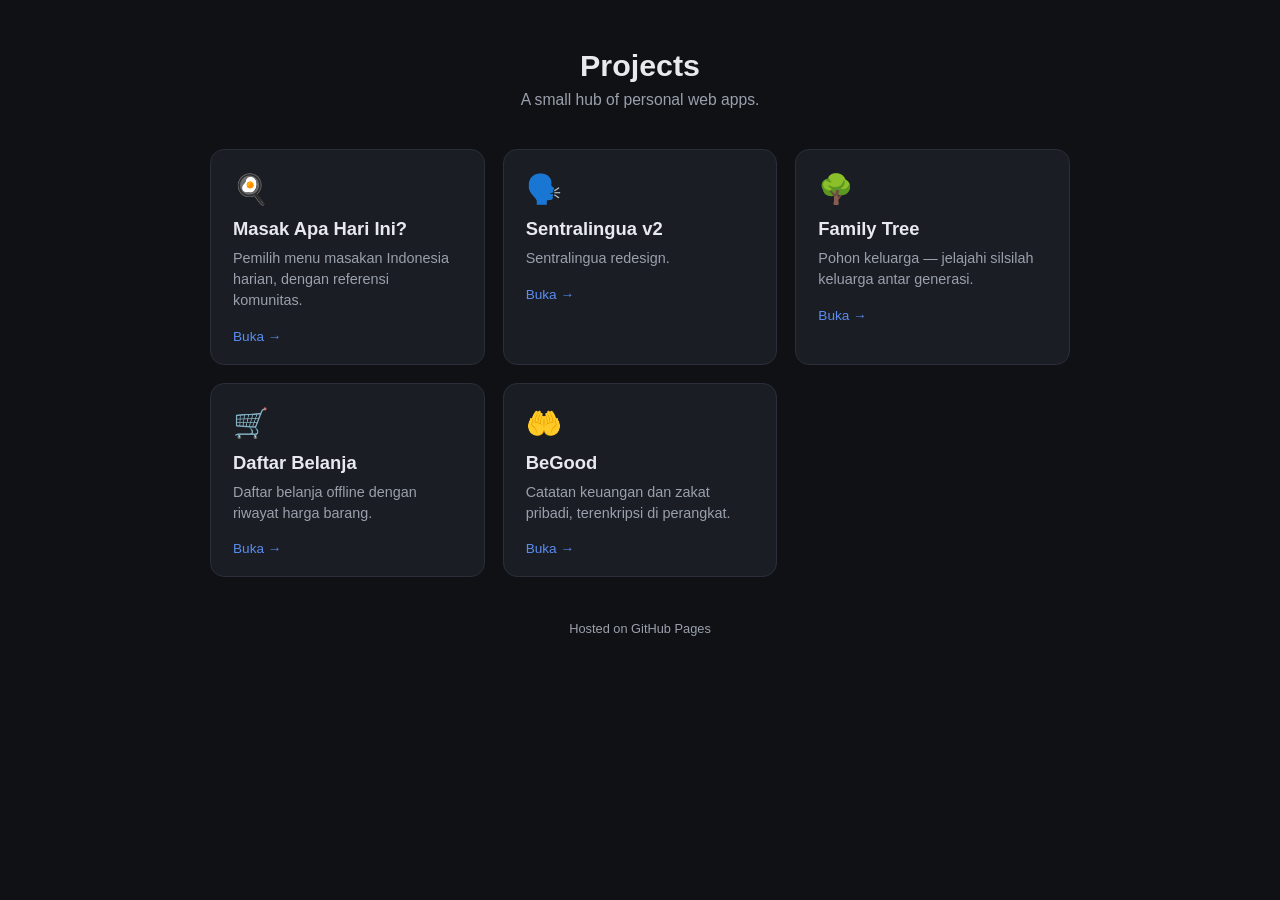
<file: index.html>
<!DOCTYPE html>
<html lang="id">
<head>
  <meta charset="UTF-8" />
  <meta name="viewport" content="width=device-width, initial-scale=1.0" />
  <title>Wachyudi · Projects</title>
  <meta name="description" content="A small hub of personal web projects." />
  <style>
    :root {
      --bg: #0f1115;
      --card: #1a1d24;
      --card-hover: #222631;
      --text: #e7e9ee;
      --muted: #9aa0ac;
      --accent: #5b8def;
      --border: #2a2e38;
    }
    * { box-sizing: border-box; }
    body {
      margin: 0;
      font-family: -apple-system, BlinkMacSystemFont, "Segoe UI", Roboto, Helvetica, Arial, sans-serif;
      background: var(--bg);
      color: var(--text);
      min-height: 100vh;
      display: flex;
      flex-direction: column;
      align-items: center;
      padding: 48px 20px;
    }
    header { text-align: center; margin-bottom: 40px; }
    h1 { font-size: 1.9rem; margin: 0 0 8px; font-weight: 600; }
    header p { color: var(--muted); margin: 0; font-size: 0.98rem; }
    .grid {
      display: grid;
      grid-template-columns: repeat(auto-fit, minmax(260px, 1fr));
      gap: 18px;
      width: 100%;
      max-width: 860px;
    }
    .card {
      background: var(--card);
      border: 1px solid var(--border);
      border-radius: 14px;
      padding: 22px 22px 20px;
      text-decoration: none;
      color: inherit;
      display: flex;
      flex-direction: column;
      gap: 8px;
      transition: background 0.15s ease, transform 0.15s ease, border-color 0.15s ease;
    }
    .card:hover {
      background: var(--card-hover);
      transform: translateY(-2px);
      border-color: var(--accent);
    }
    .card .emoji { font-size: 1.8rem; }
    .card h2 { font-size: 1.15rem; margin: 4px 0 0; font-weight: 600; }
    .card p { color: var(--muted); margin: 0; font-size: 0.9rem; line-height: 1.45; }
    .card .go {
      margin-top: 10px;
      font-size: 0.85rem;
      color: var(--accent);
      font-weight: 500;
    }
    footer { margin-top: 44px; color: var(--muted); font-size: 0.8rem; }
  </style>
</head>
<body>
  <header>
    <h1>Projects</h1>
    <p>A small hub of personal web apps.</p>
  </header>

  <main class="grid">
    <a class="card" href="./masak-apa/?v=202610191150">
      <span class="emoji">🍳</span>
      <h2>Masak Apa Hari Ini?</h2>
      <p>Pemilih menu masakan Indonesia harian, dengan referensi komunitas.</p>
      <span class="go">Buka →</span>
    </a>

    <a class="card" href="./sentralingua-v2/?v=202610191150">
      <span class="emoji">🗣️</span>
      <h2>Sentralingua v2</h2>
      <p>Sentralingua redesign.</p>
      <span class="go">Buka →</span>
    </a>

    <a class="card" href="./familytree/?v=202611152356">
      <span class="emoji">🌳</span>
      <h2>Family Tree</h2>
      <p>Pohon keluarga — jelajahi silsilah keluarga antar generasi.</p>
      <span class="go">Buka →</span>
    </a>

    <a class="card" href="./grocery/?v=202611031537">
      <span class="emoji">🛒</span>
      <h2>Daftar Belanja</h2>
      <p>Daftar belanja offline dengan riwayat harga barang.</p>
      <span class="go">Buka →</span>
    </a>

    <a class="card" href="./begood/?v=202611161057">
      <span class="emoji">🤲</span>
      <h2>BeGood</h2>
      <p>Catatan keuangan dan zakat pribadi, terenkripsi di perangkat.</p>
      <span class="go">Buka →</span>
    </a>
  </main>

  <footer>Hosted on GitHub Pages</footer>
</body>
</html>
</file>
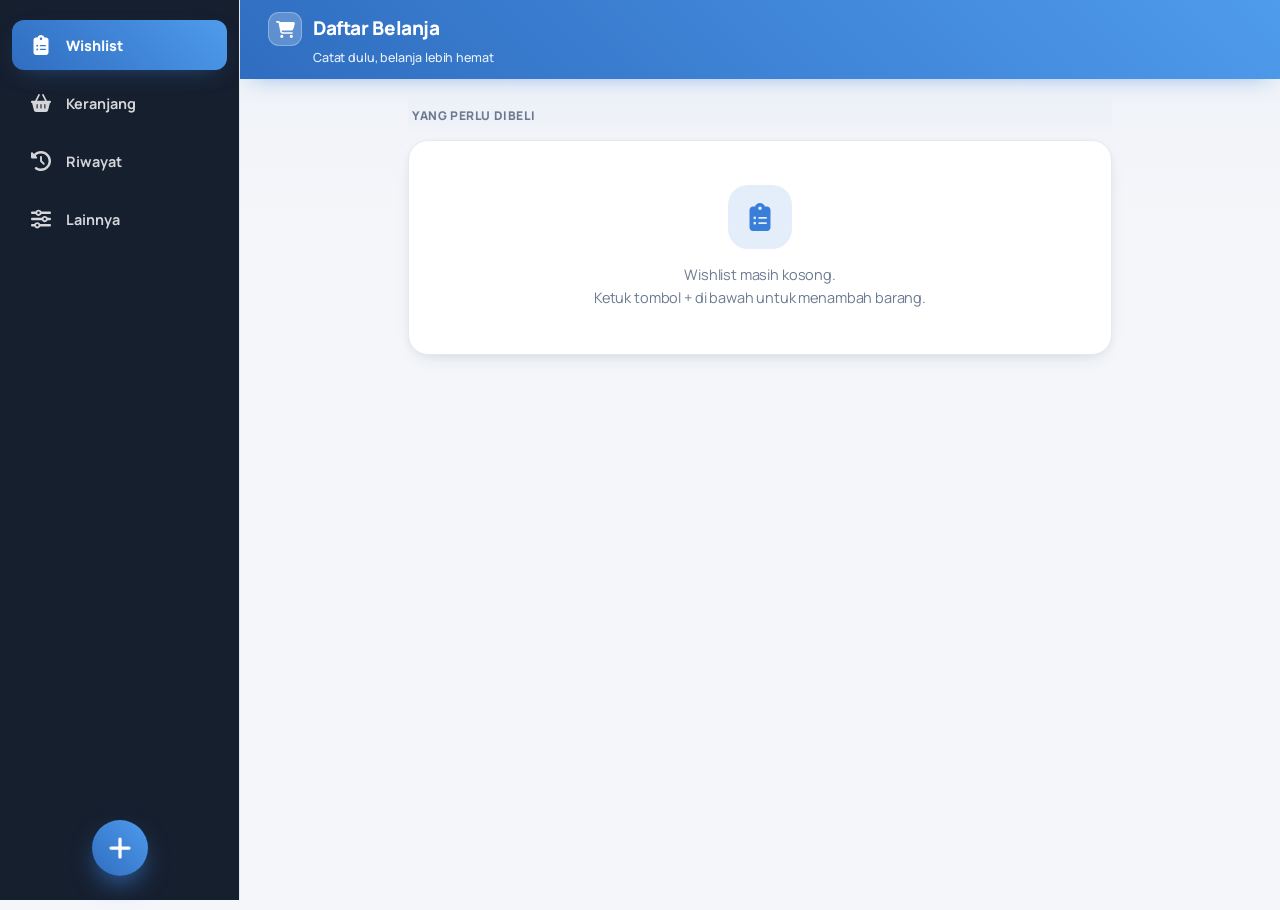
<file: grocery/index.html>
<!DOCTYPE html>
<html lang="id">
<head>
<meta charset="UTF-8">
<meta name="viewport" content="width=device-width,initial-scale=1,viewport-fit=cover,maximum-scale=1">
<meta name="theme-color" content="#397fda">
<meta name="apple-mobile-web-app-capable" content="yes">
<meta name="mobile-web-app-capable" content="yes">
<meta name="apple-mobile-web-app-status-bar-style" content="default">
<meta name="apple-mobile-web-app-title" content="Belanja">
<link rel="icon" type="image/png" href="icon.png?v=202611031537">
<link rel="apple-touch-icon" href="icon.png?v=202611031537">
<link rel="manifest" href="manifest.json">
<title>Daftar Belanja</title>
<meta name="app-version" content="202611031537" />
<script>
  /* Apply saved theme + language BEFORE first paint. */
  (function(){ try{
    var t=localStorage.getItem('grocery_theme'); if(t==='light'||t==='dark'){ document.documentElement.setAttribute('data-theme',t); }
    var l=localStorage.getItem('grocery_lang'); document.documentElement.setAttribute('lang',(l==='en'||l==='id')?l:'id');
  }catch(e){} })();
</script>
<link rel="stylesheet" href="style.css?v=202611031537">
</head>
<body>
<div class="app with-rail">
  <header class="top">
    <h1><span class="logo"><svg viewBox="0 0 576 512" width="18" height="18" fill="currentColor"><path d="M0 24C0 10.7 10.7 0 24 0L69.5 0c22 0 41.5 12.8 50.6 32l411 0c26.3 0 45.5 25 38.6 50.4l-41 152.3c-8.5 31.4-37 53.3-69.5 53.3l-288.5 0 5.4 28.5c2.2 11.3 12.1 19.5 23.6 19.5L488 336c13.3 0 24 10.7 24 24s-10.7 24-24 24l-288.3 0c-34.6 0-64.3-24.6-70.7-58.5L77.4 54.5c-.7-3.8-4-6.5-7.9-6.5L24 48C10.7 48 0 37.3 0 24zM128 464a48 48 0 1 1 96 0 48 48 0 1 1 -96 0zm336-48a48 48 0 1 1 0 96 48 48 0 1 1 0-96z"/></svg></span> <span id="topTitle">Daftar Belanja</span></h1>
    <div class="sub" id="topSub">Catat dulu, belanja lebih hemat</div>
  </header>

  <main>
    <!-- ===== WISHLIST (home) ===== -->
    <section id="tab-wish" class="tab container on">
      <div class="sectitle" data-i18n="wish.section">Yang perlu dibeli</div>
      <div id="wishBox"></div>
    </section>

    <!-- ===== BASKET ===== -->
    <section id="tab-basket" class="tab container">
      <div class="sectitle" data-i18n="basket.section">Sudah diambil — siap bayar</div>
      <div id="basketBox"></div>
      <div class="total-bar"><span class="lbl" data-i18n="basket.totalLabel">Perkiraan total</span><span class="amt" id="basketTotal">—</span></div>
      <button class="btn pay" id="payBtn" disabled data-i18n="basket.pay">✓ Tandai sudah dibayar</button>
    </section>

    <!-- ===== HISTORY ===== -->
    <section id="tab-history" class="tab container">
      <div class="searchbox">
        <input id="hsearch" placeholder="Cari item untuk lihat riwayat harga…" data-i18n-ph="history.search.ph" aria-label="Cari item untuk lihat riwayat harga" data-i18n-aria="history.search.ph" autocomplete="off">
        <div class="drop" id="hdrop"></div>
      </div>
      <div class="dropmask" id="hdropMask"></div>
      <div id="lookResult"></div>
      <div class="sectitle" style="margin-top:14px" data-i18n="history.section">Riwayat belanja</div>
      <div id="histBox"></div>
    </section>

    <!-- ===== SETTINGS ===== -->
    <section id="tab-more" class="tab container">
      <div class="card">
        <h2 data-i18n="settings.status">Status</h2>
        <div class="cursect" id="offlineLine" data-i18n="settings.online">🟢 Daring — tersambung ke internet.</div>
      </div>
      <div class="card">
        <h2 data-i18n="settings.cloud.title">Riwayat bersama (cloud)</h2>
        <div class="cursect" id="syncStat" data-i18n="sync.never">Belum pernah disinkronkan</div>
        <button class="btn primary sm" id="syncBtn" style="margin-top:4px" data-i18n="sync.btn">☁ Sinkron ke cloud</button>
        <button class="btn ghost sm" id="catalogBtn" style="margin-top:8px;width:100%" data-i18n="pull.btn">⬇ Ambil riwayat dari cloud</button>
        <div class="hint" data-i18n="settings.cloud.pushHint">Mengirim riwayat belanja perangkat ini ke penyimpanan bersama, sehingga seluruh riwayat rumah tangga terkumpul di satu tempat tanpa duplikat. Wishlist dan keranjang tetap di perangkat ini. Jalankan sesekali, misalnya tiap akhir bulan. Butuh internet hanya saat tombol ini ditekan.</div>
        <div class="hint"><b data-i18n="settings.cloud.pullLead">Ambil riwayat:</b> <span data-i18n="settings.cloud.pullHint">menarik riwayat belanja bersama dari cloud ke perangkat ini. Riwayat, perbandingan harga, dan nama barang akan terisi tanpa perlu mengetik ulang. Hanya 3 atau 6 bulan terakhir yang diambil, sesuai setelan penyimpanan, tanpa duplikat. Berguna di perangkat baru atau setelah menghapus data lokal.</span></div>
      </div>
      <div class="card">
        <h2 data-i18n="settings.data">Data</h2>
        <div class="cursect" id="dataStat"></div>
        <div style="display:flex;gap:8px">
          <button class="btn ghost sm" id="exportBtn" style="flex:1" data-i18n="data.backup">⬇ Cadangkan</button>
          <button class="btn ghost sm" id="importBtn" style="flex:1" data-i18n="data.restore">⬆ Pulihkan</button>
        </div>
        <input type="file" id="importFile" accept="application/json,.json" style="display:none">
        <button class="btn danger sm" id="clearBtn" style="margin-top:8px" data-i18n="data.clear">🗑 Hapus semua data</button>
        <div class="retain">
          <div class="retain-lbl" data-i18n="retain.label">Simpan riwayat selama</div>
          <div class="seg" id="retainSeg">
            <button data-m="3" data-i18n="retain.3">3 bulan</button>
            <button data-m="6" data-i18n="retain.6">6 bulan</button>
          </div>
        </div>
        <div class="hint" data-i18n="retain.hint">Pembelian lebih lama dari periode di atas dihapus otomatis saat aplikasi dibuka. Daftar item dan harga terakhir tetap tersimpan. Semua data hanya di perangkat ini.</div>
      </div>
      <div class="card">
        <h2 data-i18n="settings.appearance">Tampilan</h2>
        <div class="retain">
          <div class="retain-lbl" data-i18n="settings.theme">Tema</div>
          <div class="seg" id="themeSeg">
            <button data-theme="light" data-i18n="settings.theme.light">Terang</button>
            <button data-theme="dark" data-i18n="settings.theme.dark">Gelap</button>
            <button data-theme="system" data-i18n="settings.theme.system">Sistem</button>
          </div>
        </div>
        <div class="hint" data-i18n="settings.theme.hint">“Sistem” mengikuti pengaturan terang/gelap perangkatmu.</div>
      </div>
      <div class="card">
        <h2 data-i18n="settings.language">Bahasa</h2>
        <div class="retain">
          <div class="seg" id="langSeg">
            <button data-lang="id">Indonesia</button>
            <button data-lang="en">English</button>
          </div>
        </div>
        <div class="hint" data-i18n="settings.lang.hint">Mengubah semua teks di aplikasi. Disimpan di perangkat ini.</div>
      </div>
      <div class="card">
        <h2 data-i18n="settings.about">Tentang</h2>
        <div class="hint" data-i18n="settings.about.hint">Harga dalam Rupiah (Rp). Data disimpan lokal di browser (IndexedDB), sehingga cepat dan dapat digunakan tanpa internet.</div>
      </div>
    </section>
  </main>

  <button class="fab" id="fab" aria-label="Tambah item" data-i18n-aria="fab.add"><svg viewBox="0 0 448 512" width="26" height="26" fill="#fff"><path d="M256 80c0-17.7-14.3-32-32-32s-32 14.3-32 32l0 144L48 224c-17.7 0-32 14.3-32 32s14.3 32 32 32l144 0 0 144c0 17.7 14.3 32 32 32s32-14.3 32-32l0-144 144 0c17.7 0 32-14.3 32-32s-14.3-32-32-32l-144 0 0-144z"/></svg></button>

  <nav class="tabs" id="tabs" aria-label="Navigasi utama" data-i18n-aria="nav.main">
    <svg class="navbg" viewBox="0 0 400 68" preserveAspectRatio="none" aria-hidden="true"><path d="M0 12 C0 5 5 0 12 0 L150 0 C160 0 165 6 168 12 C172 22 182 30 200 30 C218 30 228 22 232 12 C235 6 240 0 250 0 L388 0 C395 0 400 5 400 12 L400 68 L0 68 Z"/></svg>
    <div class="navrow">
      <button class="nav on" id="nav-wish" type="button" aria-controls="tab-wish" aria-current="page" data-tab="wish"><span class="ic"><svg viewBox="0 0 384 512"><path d="M192 0c-41.8 0-77.4 26.7-90.5 64L64 64C28.7 64 0 92.7 0 128L0 448c0 35.3 28.7 64 64 64l256 0c35.3 0 64-28.7 64-64l0-320c0-35.3-28.7-64-64-64l-37.5 0C269.4 26.7 233.8 0 192 0zm0 64a32 32 0 1 1 0 64 32 32 0 1 1 0-64zM72 272a24 24 0 1 1 48 0 24 24 0 1 1 -48 0zm104-16l128 0c8.8 0 16 7.2 16 16s-7.2 16-16 16l-128 0c-8.8 0-16-7.2-16-16s7.2-16 16-16zM72 368a24 24 0 1 1 48 0 24 24 0 1 1 -48 0zm88 0c0-8.8 7.2-16 16-16l128 0c8.8 0 16 7.2 16 16s-7.2 16-16 16l-128 0c-8.8 0-16-7.2-16-16z"/></svg></span><span class="lbl2" data-i18n="nav.wish">Wishlist</span></button>
      <button class="nav" id="nav-basket" type="button" aria-controls="tab-basket" data-tab="basket"><span class="ic"><svg viewBox="0 0 576 512"><path d="M253.3 35.1c6.1-11.8 1.5-26.3-10.2-32.4s-26.3-1.5-32.4 10.2L117.6 192 32 192c-17.7 0-32 14.3-32 32s14.3 32 32 32L83.9 463.5C91 492 116.6 512 146 512L430 512c29.4 0 55-20 62.1-48.5L544 256c17.7 0 32-14.3 32-32s-14.3-32-32-32l-85.6 0L365.3 12.9C359.2 1.2 344.7-3.4 332.9 2.7s-16.3 20.6-10.2 32.4L404.3 192l-232.6 0L253.3 35.1zM192 304l0 96c0 8.8-7.2 16-16 16s-16-7.2-16-16l0-96c0-8.8 7.2-16 16-16s16 7.2 16 16zm96-16c8.8 0 16 7.2 16 16l0 96c0 8.8-7.2 16-16 16s-16-7.2-16-16l0-96c0-8.8 7.2-16 16-16zm128 16l0 96c0 8.8-7.2 16-16 16s-16-7.2-16-16l0-96c0-8.8 7.2-16 16-16s16 7.2 16 16z"/></svg></span><span class="badge" id="basketBadge">0</span><span class="lbl2" data-i18n="nav.basket">Keranjang</span></button>
      <div class="navgap"></div>
      <button class="nav" id="nav-history" type="button" aria-controls="tab-history" data-tab="history"><span class="ic"><svg viewBox="0 0 512 512"><path d="M75 75L41 41C25.9 25.9 0 36.6 0 57.9L0 168c0 13.3 10.7 24 24 24l110.1 0c21.4 0 32.1-25.9 17-41l-30.8-30.8C155 85.5 203 64 256 64c106 0 192 86 192 192s-86 192-192 192c-40.8 0-78.6-12.7-109.7-34.4c-14.5-10.1-34.4-6.6-44.6 7.9s-6.6 34.4 7.9 44.6C151.2 495 201.7 512 256 512c141.4 0 256-114.6 256-256S397.4 0 256 0C185.3 0 121.3 28.7 75 75zm181 53c-13.3 0-24 10.7-24 24l0 104c0 6.4 2.5 12.5 7 17l72 72c9.4 9.4 24.6 9.4 33.9 0s9.4-24.6 0-33.9l-65-65 0-94.1c0-13.3-10.7-24-24-24z"/></svg></span><span class="lbl2" data-i18n="nav.history">Riwayat</span></button>
      <button class="nav" id="nav-more" type="button" aria-controls="tab-more" data-tab="more"><span class="ic"><svg viewBox="0 0 512 512"><path d="M0 416c0 17.7 14.3 32 32 32l54.7 0c12.3 28.3 40.5 48 73.3 48s61-19.7 73.3-48L480 448c17.7 0 32-14.3 32-32s-14.3-32-32-32l-246.7 0c-12.3-28.3-40.5-48-73.3-48s-61 19.7-73.3 48L32 384c-17.7 0-32 14.3-32 32zm128 0a32 32 0 1 1 64 0 32 32 0 1 1 -64 0zM320 256a32 32 0 1 1 64 0 32 32 0 1 1 -64 0zm32-80c-32.8 0-61 19.7-73.3 48L32 224c-17.7 0-32 14.3-32 32s14.3 32 32 32l246.7 0c12.3 28.3 40.5 48 73.3 48s61-19.7 73.3-48l54.7 0c17.7 0 32-14.3 32-32s-14.3-32-32-32l-54.7 0c-12.3-28.3-40.5-48-73.3-48zM192 128a32 32 0 1 1 0-64 32 32 0 1 1 0 64zm73.3-64C253 35.7 224.8 16 192 16s-61 19.7-73.3 48L32 64C14.3 64 0 78.3 0 96s14.3 32 32 32l86.7 0c12.3 28.3 40.5 48 73.3 48s61-19.7 73.3-48L480 128c17.7 0 32-14.3 32-32s-14.3-32-32-32L265.3 64z"/></svg></span><span class="lbl2" data-i18n="nav.more">Lainnya</span></button>
    </div>
  </nav>
</div>

<!-- add-wish modal -->
<div class="modal-bg" id="modalBg" aria-hidden="true">
  <div class="modal" role="dialog" aria-modal="true" aria-labelledby="addModalTitle">
    <button class="x" id="modalX" aria-label="Tutup" data-i18n-aria="common.close">✕</button>
    <h2 id="addModalTitle" data-i18n="modal.add.title">Tambah ke wishlist</h2>
    <div class="searchbox">
      <input id="wsearch" type="search" placeholder="Ketik nama barang…" data-i18n-ph="modal.add.ph" aria-label="Ketik nama barang" data-i18n-aria="modal.add.ph" autocomplete="off" autocorrect="off" autocapitalize="off" spellcheck="false" inputmode="text" enterkeyhint="done" name="item-name" data-lpignore="true" data-1p-ignore data-form-type="other" results="0">
    </div>
    <div class="drop static on" id="wdrop"></div>
  </div>
</div>

<!-- confirm sheet (replaces native confirm which can be blocked in webviews) -->
<div class="modal-bg" id="confirmBg" aria-hidden="true">
  <div class="modal" role="dialog" aria-modal="true" aria-labelledby="confirmTitle">
    <h2 id="confirmTitle" data-i18n="confirm.title">Konfirmasi</h2>
    <div id="confirmMsg" style="font-size:14px;color:var(--muted);line-height:1.5;margin-bottom:16px"></div>
    <input id="confirmInput" type="search" aria-label="Ubah nama barang" data-i18n-aria="prompt.rename.title" autocomplete="off" autocorrect="off" autocapitalize="off" spellcheck="false" inputmode="text" enterkeyhint="done" name="rename-item" data-lpignore="true" data-1p-ignore data-form-type="other" results="0" style="display:none;width:100%;box-sizing:border-box;padding:11px 13px;font-size:15px;border:1px solid var(--border-2);border-radius:10px;background:var(--card);color:var(--text);margin-bottom:16px">
    <div style="display:flex;gap:10px">
      <button class="btn ghost" id="confirmNo" style="flex:1" data-i18n="common.cancel">Batal</button>
      <button class="btn danger" id="confirmYes" style="flex:1" data-i18n="common.delete">Hapus</button>
    </div>
  </div>
</div>

<div class="toast" id="toast" role="status" aria-live="polite"></div>

<script src="i18n.js?v=202611031537"></script>
<script src="app.js?v=202611031537"></script>
<!-- Service worker (webapp-pwa-standards §12): registers ONLY in a secure context (HTTPS hub). The
     app-version meta is 'unset' in the source (grocery is build-free; there is no real version until
     deploy) — pages/deploy.sh stamps the ONE real version onto the hub copy. We DO NOT register the
     SW while the version is 'unset'/absent, so an un-deployed source (opened on localhost) never
     installs a version-less shell cache that can't be busted — dev stays plain network + hard-reload.
     Shell-only on the hub — Firebase/RTDB never cached. -->
<script>
(function () {
	if (!('serviceWorker' in navigator) || !window.isSecureContext) return;
	var v = (document.querySelector('meta[name="app-version"]') || {}).content || '';
	if (!v || v === 'unset') return;                 // un-deployed source — no version, no SW caching
	window.addEventListener('load', function () {
		navigator.serviceWorker.register('sw.js?v=' + encodeURIComponent(v)).catch(function () {});
	});
})();
</script>
</body>
</html>
</file>
<file: grocery/style.css>
@import url('https://fonts.googleapis.com/css2?family=Manrope:wght@400;500;600;700;800&display=swap');
/* ============================================================
     Grocery — native-app style, flat, no gradients.
     Mobile-first, bottom tab bar, fixed FAB. Vanilla JS only.
     ============================================================ */
  :root{
    color-scheme:light;
    --navy:#212f45;
    --bg:#f4f6fa;
    --bg-2:#eef1f7;
    --card:#ffffff;
    --border:#e5e9f0;
    --border-2:#d3dae5;
    --text:#212f45;
    --muted:#6b7a90;
    --muted-2:#a4afc0;
    --chip:#eef1f7;
    --chip-2:#e3e8f1;
    --accent:#397fda;         /* blue (gradient start) */
    --accent-d:#2f6dc0;
    --accent-t:#e4eefb;       /* accent tint */
    --grad:linear-gradient(45deg,#2f6dc0,#4f9bec);
    --ok:#4fb286;
    --down:#3f9e78;    /* cheaper than last */
    --up:#e0574a;      /* dearer than last */
    --up-t:#fbe9e7;
    --danger:#e0574a;
    --gold:#e0a53f;
    --shadow:0 2px 8px -2px rgba(33,47,69,.08),0 8px 24px -12px rgba(33,47,69,.16);
    --shadow-lg:0 10px 34px -12px rgba(33,47,69,.28);
    --r:20px;
    --r-sm:14px;
    --nav-h:68px;
    --safe-b:env(safe-area-inset-bottom,0px);
    --safe-t:env(safe-area-inset-top,0px);
    --rail-w:240px;
    --head-h-desktop:69px;
    --content-max:1536px;
    --read-max:760px;
    --modal-max:560px;
    --gutter:16px;
    --gutter-lg:28px;
    --text-md:.9rem;
    --sp-8:8px;
    --sp-12:12px;
    --sp-16:16px;
    --sp-20:20px;
    --sp-24:24px;
    --sp-28:28px;
    --sp-40:40px;
    --dur-fast:.12s;
    --dur-base:.16s;
    --dur-slow:.2s;
    --ease:ease;
    --rail-bg:#161f2e;
    --shadow-accent-lg:0 8px 24px -12px rgba(57,127,218,.6);
    --shadow-overlay:0 18px 50px -12px rgba(0,0,0,.5);
  }
  *{box-sizing:border-box;-webkit-tap-highlight-color:transparent}
  html,body{margin:0;padding:0}
  body{
    font-family:'Manrope',-apple-system,BlinkMacSystemFont,'Segoe UI',Roboto,Helvetica,Arial,sans-serif;
    background:linear-gradient(180deg,var(--bg-2),var(--bg) 220px) fixed,var(--bg);
    color:var(--text);letter-spacing:-.01em;
    font-size:15px;line-height:1.45;
    -webkit-font-smoothing:antialiased;
    overscroll-behavior-y:none;
  }

  /* ---- app shell ---- */
  .app{width:100%;max-width:none;margin:0;min-height:100vh;min-height:100dvh;display:flex;flex-direction:column}
  header.top{
    position:sticky;top:0;z-index:20;
    background:var(--grad);
    border-bottom:none;
    padding:calc(14px + var(--safe-t)) 18px 15px;
    box-shadow:0 8px 24px -12px rgba(57,127,218,.6);
  }
  header.top h1{margin:0;font-size:19px;font-weight:800;display:flex;align-items:center;gap:11px;letter-spacing:-.02em;color:#fff}
  header.top .logo{width:34px;height:34px;border-radius:11px;background:rgba(255,255,255,.22);display:flex;align-items:center;justify-content:center;color:#fff;box-shadow:inset 0 0 0 1px rgba(255,255,255,.28)}
  header.top .logo svg{width:19px;height:19px}
  header.top .sub{font-size:12.5px;color:rgba(255,255,255,.9);margin-top:3px;font-weight:500;padding-left:45px}

  main{flex:1;min-width:0;padding:12px 0 calc(var(--nav-h) + var(--safe-b) + 84px);}
  .container{width:100%;max-width:var(--read-max);margin-inline:auto;padding-inline:var(--gutter)}
  section{display:none}
  section.on{display:block;animation:fade .18s ease}
  @keyframes fade{from{opacity:0;transform:translateY(4px)}to{opacity:1;transform:none}}

  /* ---- search box ---- */
  .searchbox{position:relative;margin-bottom:10px}
  .searchbox input{
    width:100%;padding:12px 13px;border:1.5px solid var(--border-2);border-radius:var(--r-sm);
    background:var(--card);font-size:15px;font-family:inherit;color:var(--text);
  }
  .searchbox input:focus{outline:none;border-color:var(--accent)}
  /* type="search" is used to suppress Chrome Android's password/card autofill ribbon;
     neutralize its native chrome so it looks like a plain text field. */
  input[type="search"]{-webkit-appearance:none;appearance:none}
  input[type="search"]::-webkit-search-decoration,
  input[type="search"]::-webkit-search-cancel-button{-webkit-appearance:none;appearance:none}
  .drop{
    position:absolute;left:0;right:0;top:calc(100% + 4px);z-index:30;
    background:var(--card);border:1px solid var(--border);border-radius:var(--r-sm);
    box-shadow:0 12px 30px -10px rgba(20,30,40,.28);overflow:hidden;display:none;max-height:280px;overflow-y:auto;
  }
  .drop.on{display:block}
  /* dim overlay behind the History price-lookup dropdown, so results read as a
     focused layer over the darkened history behind. Toggled with #hdrop.on. */
  .dropmask{position:fixed;inset:0;background:rgba(10,16,24,.45);z-index:20;display:none}
  .dropmask.on{display:block}
  /* lift the search box (and its absolute dropdown) above the mask while open */
  .searchbox.raised{z-index:31}
  .drop.static{position:static;box-shadow:none;margin-top:8px;max-height:52dvh;overflow-y:auto}
  .opt{padding:11px 13px;display:flex;align-items:flex-start;gap:8px;cursor:pointer;border-bottom:1px solid var(--border)}
  .opt:last-child{border-bottom:none}
  .opt:active{background:var(--chip)}
  .opt .nm{flex:1;min-width:0;font-weight:600;overflow-wrap:anywhere;word-break:break-word;line-height:1.3}
  .opt .op{margin-left:auto;text-align:right;color:var(--muted);font-weight:700;font-variant-numeric:tabular-nums;white-space:nowrap;flex:none}
  .optdel{flex:none;background:none;border:none;color:var(--muted-2);cursor:pointer;padding:5px;display:flex;align-items:center;margin-left:2px}
  .optdel svg{width:15px;height:15px;fill:currentColor}
  .optdel:active{color:var(--danger)}
  .opt.new{color:var(--accent);font-weight:700}
  .opt .tag{background:var(--chip);border-radius:20px;padding:1px 8px;font-size:11px;color:var(--muted);font-weight:600;margin-left:6px}

  /* ---- list rows ---- */
  .rows{background:var(--card);border:1px solid var(--border);border-radius:var(--r);overflow:hidden;box-shadow:var(--shadow)}
  .row{display:flex;align-items:center;gap:13px;padding:15px 15px;border-bottom:1px solid var(--border)}
  .row:last-child{border-bottom:none}
  .cb{
    width:27px;height:27px;flex:none;border-radius:9px;border:2px solid var(--border-2);
    background:var(--card);cursor:pointer;display:flex;align-items:center;justify-content:center;
    color:#fff;transition:transform .15s cubic-bezier(.34,1.56,.64,1),background .15s,border-color .15s;
  }
  .cb svg{width:15px;height:15px;fill:#fff;opacity:0;transition:opacity .12s}
  .cb.on{background:var(--grad);border-color:transparent}
  .cb.on svg{opacity:1}
  .cb:active{transform:scale(.9)}
  .rname{flex:1;min-width:0;font-weight:700;font-size:15.5px;line-height:1.3;display:-webkit-box;-webkit-box-orient:vertical;-webkit-line-clamp:2;overflow:hidden;overflow-wrap:anywhere}
  .rmeta{flex:1;min-width:0;display:flex;flex-direction:column;gap:3px}
  .rmeta .rname{flex:none}
  .rqp{font-size:12.5px;color:var(--muted);font-weight:600;font-variant-numeric:tabular-nums}
  .rname .tag{background:var(--chip);border-radius:20px;padding:2px 8px;font-size:10.5px;color:var(--muted);font-weight:600;margin-left:6px;vertical-align:middle}
  .rlast{flex:none;font-size:13px;color:var(--muted);font-weight:700;font-variant-numeric:tabular-nums;cursor:pointer;padding:5px 7px;display:inline-flex;align-items:center;gap:5px;border-radius:8px}
  .rlast:active{background:var(--chip)}
  .rlast .hicon{width:13px;height:13px;fill:var(--accent);flex:none;opacity:.85}
  .rlast b{color:var(--text)}
  .rlast.hist,.rlast.hist b{color:var(--muted-2);font-weight:600}
  .rlast .none{color:var(--muted-2);font-weight:600;font-size:12px}
  .rdel{flex:none;color:var(--muted-2);background:none;border:none;cursor:pointer;padding:6px;display:flex;align-items:center}
  .rdel svg{width:17px;height:17px;fill:currentColor}
  .rdel:active{color:var(--danger)}
  .redit{flex:none;color:var(--muted-2);background:none;border:none;cursor:pointer;padding:6px;display:flex;align-items:center}
  .redit svg{width:16px;height:16px;fill:currentColor}
  .redit:active{color:var(--accent)}
  .redit.act{color:var(--accent)}
  .optedit{flex:none;background:none;border:none;color:var(--muted-2);cursor:pointer;padding:5px;display:flex;align-items:center;margin-left:2px}
  .optedit svg{width:14px;height:14px;fill:currentColor}
  .optedit:active{color:var(--accent)}

  /* price entry inline (when checking) */
  .priceline{padding:0 13px 12px;display:none;background:var(--card);border-bottom:1px solid var(--border)}
  .priceline.on{display:block;animation:fade .14s ease}
  .priceline .pin{display:flex;gap:8px;align-items:center}
  .priceline label{font-size:12px;color:var(--muted);font-weight:700;white-space:nowrap}
  .priceline input{flex:1;min-width:0;padding:10px 11px;border:1.5px solid var(--border-2);border-radius:10px;font-size:15px;font-family:inherit;font-variant-numeric:tabular-nums}
  .priceline input:focus{outline:none;border-color:var(--accent)}
  .priceline input.qty{flex:0 0 58px;width:58px;text-align:center}
  .priceline .mul{font-size:14px;color:var(--muted);font-weight:800}
  .priceline .go{border:none;background:var(--accent);color:#fff;border-radius:10px;padding:10px 14px;font-weight:700;font-size:14px;cursor:pointer}
  .priceline .hint{font-size:11.5px;color:var(--muted);margin-top:5px;display:flex;justify-content:space-between;gap:8px}
  .priceline .hint .sub{font-weight:800;color:var(--text)}
  .bedit{padding:0 13px 12px;background:var(--card);display:none}
  .bedit.on{display:block;animation:fade .14s ease}
  .bedit .pin{display:flex;gap:8px;align-items:center}
  .bedit label{font-size:12px;color:var(--muted);font-weight:700;white-space:nowrap}
  .bedit input{flex:1;min-width:0;padding:9px 11px;border:1.5px solid var(--border-2);border-radius:10px;font-size:15px;font-family:inherit;font-variant-numeric:tabular-nums;background:var(--card);color:var(--text)}
  .bedit input:focus{outline:none;border-color:var(--accent)}
  .bedit input.qty{flex:0 0 54px;width:54px;text-align:center}
  .bedit .mul{font-size:14px;color:var(--muted);font-weight:800}
  .bedit .bline{margin-left:auto;font-weight:800;font-size:15px;color:var(--text);font-variant-numeric:tabular-nums;white-space:nowrap}

  /* history popover for a row's price */
  .pop-list{padding:0 13px 12px;display:none;background:var(--chip)}
  .pop-list.on{display:block}
  .pop-head{font-size:12px;font-weight:800;color:var(--muted);padding:9px 0 6px;display:flex;flex-wrap:wrap;align-items:baseline;gap:8px;text-transform:uppercase;letter-spacing:.02em}
  .pop-head .pop-sum{font-size:11.5px;font-weight:600;color:var(--muted-2);text-transform:none;letter-spacing:0}
  .pop-list .pbadge{display:inline-block;margin-left:6px;background:var(--down);color:#fff;border-radius:20px;padding:1px 7px;font-size:10px;font-weight:700;vertical-align:middle}
  .pop-list .ph{display:flex;align-items:center;gap:10px;font-size:13px;padding:5px 0;border-bottom:1px dashed var(--border-2)}
  .pop-list .ph:last-child{border-bottom:none}
  .pop-list .pd{color:var(--muted);flex:1;min-width:0}
  .pop-list .pp{margin-left:auto;text-align:right;font-weight:800;font-variant-numeric:tabular-nums}
  .pop-list .cheap{color:var(--down)} .pop-list .dear{color:var(--up)}

  .total-bar{
    display:flex;justify-content:space-between;align-items:center;
    background:var(--accent-t);border:1px solid rgba(57,127,218,.16);border-radius:var(--r);
    padding:16px 18px;margin-top:14px;
  }
  .total-bar .lbl{font-size:13px;color:var(--accent-d);font-weight:800}
  .total-bar .amt{font-size:24px;font-weight:900;font-variant-numeric:tabular-nums;color:var(--accent-d);letter-spacing:-.02em}

  .btn{border:none;border-radius:var(--r-sm);padding:15px 18px;font-size:15.5px;font-weight:800;cursor:pointer;color:#fff;background:var(--grad);font-family:inherit;width:100%;letter-spacing:-.01em;transition:filter .14s,transform .1s,box-shadow .14s;box-shadow:0 8px 18px -8px rgba(57,127,218,.55)}
  .btn:active{transform:scale(.98)}
  .btn:disabled{opacity:.45;box-shadow:none}
  .btn.ghost{background:var(--chip);color:var(--text);box-shadow:none}
  .btn.ghost:active{background:var(--chip-2)}
  .btn.danger{background:transparent;color:var(--danger);border:1.5px solid var(--danger);box-shadow:none}
  .btn.danger:active{background:var(--danger);color:#fff}
  .btn.sm{padding:11px 13px;font-size:13.5px;box-shadow:none}
  .btn.pay{margin-top:14px;background:#0f4ea3;box-shadow:0 8px 18px -8px rgba(15,78,163,.6)}
  .btn.pay:active{background:#0c3f83}

  .empty{padding:44px 22px;text-align:center;color:var(--muted);font-size:14.5px;line-height:1.65;background:var(--card);border:1px solid var(--border);border-radius:var(--r);box-shadow:var(--shadow)}
  .empty .big{width:64px;height:64px;margin:0 auto 14px;border-radius:20px;background:var(--accent-t);display:flex;align-items:center;justify-content:center;color:var(--accent)}
  .empty .big svg{width:28px;height:28px;fill:currentColor}

  .sectitle{position:sticky;top:var(--head-h,86px);z-index:15;font-size:12px;font-weight:800;color:var(--muted);text-transform:uppercase;letter-spacing:.05em;margin:0 0 8px;padding:8px 4px 7px;background:linear-gradient(180deg,var(--bg-2),var(--bg-2) 70%,transparent)}

  /* history */
  .month{background:var(--card);border:1px solid var(--border);border-radius:var(--r);margin-bottom:12px;overflow:hidden;box-shadow:var(--shadow)}
  .month h3{margin:0;padding:14px 16px;font-size:14.5px;display:flex;justify-content:space-between;align-items:center;gap:8px;background:var(--chip);font-weight:800;cursor:pointer;user-select:none;-webkit-user-select:none}
  .month h3 .mttl{flex:1;min-width:0}
  .month h3 .mchev{flex:none;color:var(--muted);transition:transform .18s ease}
  .month.collapsed h3 .mchev{transform:rotate(-90deg)}
  .month.collapsed .mbody{display:none}
  .month h3 .mtot{color:var(--accent);font-variant-numeric:tabular-nums}
  .hrow{display:flex;justify-content:space-between;align-items:center;gap:10px;padding:10px 14px;border-top:1px solid var(--border)}
  .hrow .hn{flex:1;min-width:0}
  .hrow .hp{margin-left:auto}
  .hn{font-weight:600} .hn .hq{display:block;font-size:11.5px;color:var(--muted);font-weight:500;margin-top:1px;font-variant-numeric:tabular-nums}
  .hp{font-weight:800;font-variant-numeric:tabular-nums}
  /* day sub-header inside a month group — shows the date once so rows don't repeat it */
  .hday{display:flex;justify-content:space-between;align-items:center;padding:7px 14px;border-top:1px solid var(--border);background:var(--bg-2);font-size:12px;font-weight:700;color:var(--muted)}
  .hday .hdtot{color:var(--muted);font-weight:700;font-variant-numeric:tabular-nums}
  /* retention segmented control */
  .retain{margin-top:14px}
  .retain-lbl{font-size:12.5px;color:var(--muted);font-weight:700;margin-bottom:7px}
  .seg{display:flex;gap:6px;background:var(--chip);border:1px solid var(--border);border-radius:12px;padding:4px}
  .seg button{flex:1;border:none;background:transparent;color:var(--muted);font-weight:800;font-size:13px;padding:9px 0;border-radius:9px;cursor:pointer;transition:background .16s,color .16s,box-shadow .16s;-webkit-tap-highlight-color:transparent}
  .seg button.on{color:#fff;background:var(--grad);box-shadow:0 4px 12px -5px rgba(57,127,218,.55)}

  .lookresult{position:relative;background:var(--card);border:1px solid var(--border);border-radius:var(--r);padding:14px;margin-top:4px}
  .lookx{position:absolute;top:8px;right:8px;width:30px;height:30px;border:none;background:var(--chip);color:var(--muted);font-size:15px;line-height:1;border-radius:9px;cursor:pointer;display:flex;align-items:center;justify-content:center}
  .lookx:active{background:var(--chip-2)}
  .sparow{display:flex;align-items:center;gap:8px;font-size:12.5px;margin:5px 0}
  .barwrap{flex:1;height:8px;background:var(--chip);border-radius:5px;overflow:hidden}
  .bar{height:100%;background:var(--accent);border-radius:5px}

  .card{background:var(--card);border:1px solid var(--border);border-radius:var(--r);padding:17px;margin-bottom:12px;box-shadow:var(--shadow)}
  .card h2{margin:0 0 4px;font-size:15px}
  .card .hint{font-size:12.5px;color:var(--muted);margin-top:8px;line-height:1.5}
  .cursect{font-size:12px;color:var(--muted);margin-bottom:10px}

  /* ---- bottom nav ---- */
  nav.tabs{
    position:fixed;left:0;right:0;bottom:0;z-index:25;
    width:100%;max-width:none;margin:0;
    height:calc(var(--nav-h) + var(--safe-b));
    filter:drop-shadow(0 -6px 22px rgba(24,50,40,.16));
  }
  nav.tabs .navbg{
    position:absolute;inset:0;width:100%;height:100%;
    fill:var(--card);stroke:var(--border);stroke-width:1;
  }
  nav.tabs .navrow{
    position:relative;z-index:1;display:flex;height:var(--nav-h);padding-bottom:var(--safe-b);
  }
  nav.tabs .navgap{width:76px;flex:none}   /* space under the FAB notch */
  nav.tabs .nav{
    flex:1;border:none;background:none;cursor:pointer;font-family:inherit;position:relative;
    height:var(--nav-h);display:flex;flex-direction:column;align-items:center;justify-content:center;gap:4px;
    color:var(--muted-2);font-size:10.5px;font-weight:700;transition:color .2s;
  }
  nav.tabs .nav .ic{
    line-height:1;display:flex;align-items:center;justify-content:center;
    width:40px;height:30px;border-radius:14px;transition:transform .24s cubic-bezier(.34,1.56,.64,1),background .2s;
  }
  nav.tabs .nav .ic svg{width:22px;height:22px;display:block;fill:currentColor}
  nav.tabs .nav.on .ic svg{fill:currentColor}
  nav.tabs .nav .lbl2{transition:opacity .2s,transform .2s}
  nav.tabs .nav.on{color:var(--accent)}
  nav.tabs .nav.on .ic{
    background:var(--accent-t);transform:translateY(-4px) scale(1.18);
  }
  nav.tabs .nav.on .lbl2{transform:translateY(-2px);font-weight:800}
  nav.tabs .nav .badge{position:absolute;top:9px;left:50%;margin-left:8px;background:var(--up);color:#fff;font-size:10px;font-weight:800;min-width:17px;height:17px;border-radius:9px;display:none;align-items:center;justify-content:center;padding:0 4px;box-shadow:0 0 0 2px var(--card)}
  nav.tabs .nav .badge.on{display:flex}

  /* ---- FAB (sits in the notch) ---- */
  .fab{
    position:fixed;z-index:27;left:50%;
    bottom:calc(var(--nav-h) + var(--safe-b) - 30px);
    transform:translateX(-50%);
    width:62px;height:62px;border-radius:50%;border:none;cursor:pointer;
    background:var(--grad);color:#fff;line-height:1;
    box-shadow:0 12px 26px -6px rgba(57,127,218,.75),inset 0 1px 0 rgba(255,255,255,.3),0 0 0 6px var(--bg);
    display:flex;align-items:center;justify-content:center;transition:transform .18s;
  }
  .fab:active{transform:translateX(-50%) scale(.9)}

  /* ---- modal (add wish) ---- */
  .modal-bg{position:fixed;inset:0;height:100dvh;z-index:40;background:rgba(10,16,24,.66);display:none}
  .modal-bg.on{display:block}
  .modal{position:fixed;left:0;right:0;bottom:0;margin:0 auto;background:var(--card);width:100%;max-width:none;border-radius:18px 18px 0 0;padding:18px 16px calc(18px + var(--safe-b));animation:up .2s ease;min-height:200px;max-height:min(88dvh,var(--vvh,88dvh));overflow-y:auto;box-shadow:0 -8px 30px -6px rgba(0,0,0,.45)}
  @keyframes up{from{transform:translateY(100%)}to{transform:none}}
  .modal h2{margin:0 0 12px;font-size:16px}
  .modal .x{float:right;background:none;border:none;font-size:20px;color:var(--muted);cursor:pointer;padding:0 4px}

  /* toast */
  .toast{position:fixed;left:50%;top:calc(var(--safe-t) + 150px);transform:translateX(-50%) translateY(-12px);
    background:var(--navy,#212f45);color:#fff;padding:15px 22px;border-radius:26px;font-size:16px;font-weight:700;line-height:1.35;
    opacity:0;pointer-events:none;transition:.2s;z-index:50;max-width:92%;text-align:center;box-shadow:0 10px 30px -8px rgba(0,0,0,.4)}
  .toast.show{opacity:1;transform:translateX(-50%) translateY(0)}

  /* ---- DARK PALETTE ----
     Applied when the user forces dark (html[data-theme=dark]) OR when the
     system is dark AND the user has not forced light (html:not([data-theme=light])).
     Forcing light via the Lainnya toggle always wins over the OS setting. */
  html[data-theme="dark"]{ color-scheme:dark; }
  html[data-theme="light"]{ color-scheme:light; }
  html[data-theme="dark"]:root,
  html[data-theme="dark"]{
    --bg:#161f2e;--bg-2:#1a2436;--card:#212f45;--border:#2e3d56;--border-2:#3a4a66;
    --text:#eef2f8;--muted:#9aa7bd;--muted-2:#697690;--chip:#2a3958;--chip-2:#334365;
    --accent:#4f9bec;--accent-d:#8fc0f5;--accent-t:#1e3454;
    --ok:#4fb286;--down:#4fb286;--up:#ec6a5c;--up-t:#3a2320;--danger:#ec6a5c;--gold:#e0a53f;
    --shadow:0 2px 8px -2px rgba(0,0,0,.45),0 8px 24px -12px rgba(0,0,0,.55);
    --shadow-lg:0 10px 34px -12px rgba(0,0,0,.7);
  }
  @media (prefers-color-scheme:dark){
    html:not([data-theme="light"]){ color-scheme:dark; }
    html:not([data-theme="light"]):root,
    html:not([data-theme="light"]){
      --bg:#161f2e;--bg-2:#1a2436;--card:#212f45;--border:#2e3d56;--border-2:#3a4a66;
      --text:#eef2f8;--muted:#9aa7bd;--muted-2:#697690;--chip:#2a3958;--chip-2:#334365;
      --accent:#4f9bec;--accent-d:#8fc0f5;--accent-t:#1e3454;
      --ok:#4fb286;--down:#4fb286;--up:#ec6a5c;--up-t:#3a2320;--danger:#ec6a5c;--gold:#e0a53f;
      --shadow:0 2px 8px -2px rgba(0,0,0,.45),0 8px 24px -12px rgba(0,0,0,.55);
      --shadow-lg:0 10px 34px -12px rgba(0,0,0,.7);
    }
  }

  /* ---- responsive PWA shell ----
     One DOM and one render path. Mobile keeps the grocery bottom tabs; at the
     shared md breakpoint the same nav becomes the desktop side rail. */
  body.scroll-locked{overflow:hidden}
  :focus-visible{outline:2px solid var(--accent);outline-offset:2px}

  @media (min-width:768px){
    .app.with-rail{
      display:grid;
      grid-template-columns:var(--rail-w) minmax(0,1fr);
      grid-template-rows:auto 1fr;
      min-height:100vh;
      min-height:100dvh;
    }
    .app.with-rail header.top{
      grid-column:2;
      grid-row:1;
      min-height:var(--head-h-desktop);
      padding:var(--sp-12) var(--gutter-lg);
    }
    .app.with-rail main{
      grid-column:2;
      grid-row:2;
      padding:var(--sp-20) 0 var(--sp-40);
    }
    .container{padding-inline:var(--gutter-lg)}
    .app.with-rail nav.tabs{
      position:sticky;
      top:0;
      left:auto;
      right:auto;
      bottom:auto;
      grid-column:1;
      grid-row:1 / span 2;
      width:var(--rail-w);
      height:100vh;
      height:100dvh;
      align-self:start;
      padding:var(--sp-20) var(--sp-12) calc(var(--sp-24) + var(--safe-b));
      background:var(--rail-bg);
      border-right:1px solid var(--border);
      filter:none;
      overflow-y:auto;
    }
    .app.with-rail nav.tabs .navbg,
    .app.with-rail nav.tabs .navgap{display:none}
    .app.with-rail nav.tabs .navrow{
      display:flex;
      flex-direction:column;
      gap:var(--sp-8);
      width:100%;
      height:auto;
      padding:0;
    }
    .app.with-rail nav.tabs .nav{
      flex:none;
      width:100%;
      height:auto;
      min-height:calc(var(--sp-24) * 2);
      flex-direction:row;
      justify-content:flex-start;
      gap:var(--sp-12);
      padding:var(--sp-12) var(--sp-16);
      border-radius:var(--sp-12);
      color:rgba(255,255,255,.82);
      font-size:var(--text-md);
      text-align:left;
    }
    .app.with-rail nav.tabs .nav .ic{
      width:26px;
      height:26px;
      flex:none;
      transform:none;
      background:transparent;
    }
    .app.with-rail nav.tabs .nav .ic svg{width:20px;height:20px}
    .app.with-rail nav.tabs .nav.on{
      color:#fff;
      background:var(--grad);
      box-shadow:var(--shadow-accent-lg);
    }
    .app.with-rail nav.tabs .nav.on .ic,
    .app.with-rail nav.tabs .nav.on .lbl2{transform:none;background:transparent}
    .app.with-rail nav.tabs .nav .badge{
      top:50%;
      left:auto;
      right:var(--sp-12);
      margin:0;
      transform:translateY(-50%);
      box-shadow:none;
    }
    .fab{
      left:calc(var(--rail-w) / 2);
      bottom:var(--sp-24);
      width:calc(var(--sp-28) * 2);
      height:calc(var(--sp-28) * 2);
      box-shadow:0 12px 26px -6px rgba(57,127,218,.75);
    }
    .modal{
      left:50%;
      right:auto;
      top:50%;
      bottom:auto;
      transform:translate(-50%,-50%);
      width:calc(100% - 2 * var(--gutter-lg));
      max-width:var(--modal-max);
      border-radius:var(--sp-16);
      padding:var(--sp-20);
      max-height:86dvh;
      animation:modal-pop var(--dur-slow) var(--ease);
      box-shadow:var(--shadow-overlay);
    }
    @keyframes modal-pop{
      from{opacity:0;transform:translate(-50%,-46%) scale(.96)}
      to{opacity:1;transform:translate(-50%,-50%) scale(1)}
    }
  }
</file>
